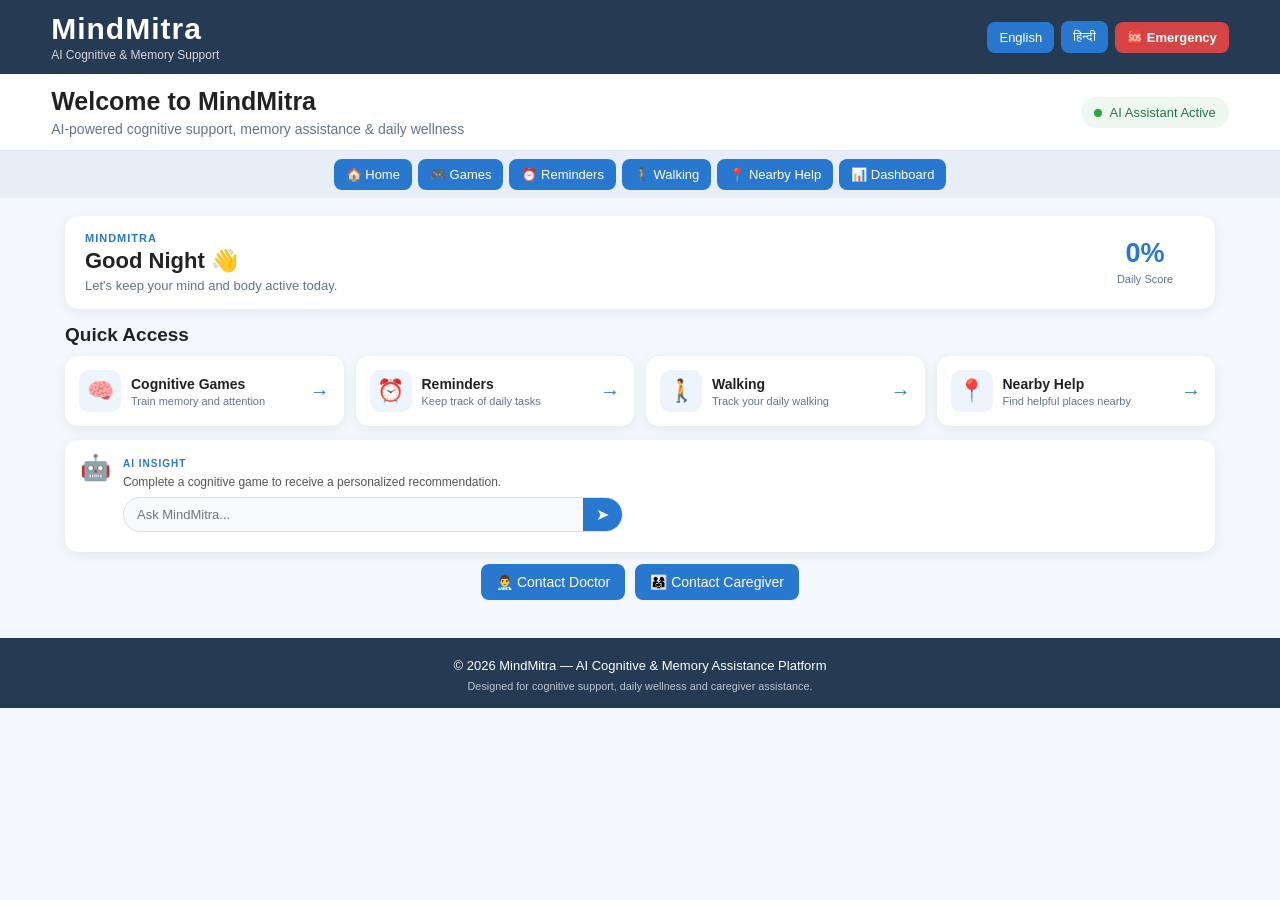
<file: index.html>
<!DOCTYPE html>
<html lang="en">

<head>
    <meta charset="UTF-8">
    <meta name="viewport" content="width=device-width, initial-scale=1.0">

    <title>MindMitra - Cognitive & Wellness Support</title>

    <link rel="stylesheet" href="style.css">
</head>

<body>

    <!-- =========================================
         HEADER
    ========================================== -->

    <header class="topbar">

        <div>
            <div class="brand-main">MindMitra</div>

            <div class="brand-subtitle">
                AI Cognitive & Memory Support
            </div>
        </div>


        <div class="top-actions">

            <button onclick="setLanguage('en')">
                English
            </button>

            <button onclick="setLanguage('hi')">
                हिन्दी
            </button>

            <button
                class="emergency-btn"
                onclick="emergencyHelp()">
                🆘 Emergency
            </button>

        </div>

    </header>



    <!-- =========================================
         HERO
    ========================================== -->

    <section class="hero">

        <div class="hero-content">

            <div>

                <h1 id="welcomeTitle">
                    Welcome to MindMitra
                </h1>

                <p id="welcomeText">
                    AI-powered cognitive support, memory assistance & daily wellness
                </p>

            </div>


            <div
                class="status-card"
                id="aiStatus">

                <span class="online-dot"></span>
                AI Assistant Active

            </div>

        </div>

    </section>



    <!-- =========================================
         NAVIGATION
    ========================================== -->

    <nav class="navigation">

        <button onclick="showSection('home')">
            🏠 Home
        </button>

        <button onclick="showSection('games')">
            🎮 Games
        </button>

        <button onclick="showSection('reminders')">
            ⏰ Reminders
        </button>

        <button onclick="showSection('fitness')">
            🚶 Walking
        </button>

        <button onclick="showSection('nearby')">
            📍 Nearby Help
        </button>

        <button onclick="showSection('dashboard')">
            📊 Dashboard
        </button>

    </nav>



    <!-- =========================================
         HOME SECTION
    ========================================== -->

    <main>

        <section
            id="home"
            class="section active">

            <div class="welcome-small">

                <div>

                    <div class="small-label">
                        MINDMITRA
                    </div>

                    <h2 id="homeGreeting">
                        Good Morning 👋
                    </h2>

                    <p id="homeDescription">
                        Let's keep your mind and body active today.
                    </p>

                </div>


                <div class="daily-score">

                    <strong id="homeScore">
                        0%
                    </strong>

                    <span>
                        Daily Score
                    </span>

                </div>

            </div>



            <!-- QUICK ACCESS -->

            <h2 class="section-title">
                Quick Access
            </h2>


            <div class="feature-grid">

                <div
                    class="feature-card"
                    onclick="showSection('games')">

                    <div class="feature-icon">
                        🧠
                    </div>

                    <div>

                        <h3>
                            Cognitive Games
                        </h3>

                        <p>
                            Train memory and attention
                        </p>

                    </div>

                    <div class="arrow">
                        →
                    </div>

                </div>



                <div
                    class="feature-card"
                    onclick="showSection('reminders')">

                    <div class="feature-icon">
                        ⏰
                    </div>

                    <div>

                        <h3>
                            Reminders
                        </h3>

                        <p>
                            Keep track of daily tasks
                        </p>

                    </div>

                    <div class="arrow">
                        →
                    </div>

                </div>



                <div
                    class="feature-card"
                    onclick="showSection('fitness')">

                    <div class="feature-icon">
                        🚶
                    </div>

                    <div>

                        <h3>
                            Walking
                        </h3>

                        <p>
                            Track your daily walking
                        </p>

                    </div>

                    <div class="arrow">
                        →
                    </div>

                </div>



                <div
                    class="feature-card"
                    onclick="showSection('nearby')">

                    <div class="feature-icon">
                        📍
                    </div>

                    <div>

                        <h3>
                            Nearby Help
                        </h3>

                        <p>
                            Find helpful places nearby
                        </p>

                    </div>

                    <div class="arrow">
                        →
                    </div>

                </div>

            </div>



            <!-- AI INSIGHT -->

            <div class="ai-insight">

                <div class="ai-icon">
                    🤖
                </div>


                <div class="ai-insight-content">

                    <span>
                        AI INSIGHT
                    </span>

                    <p id="aiHomeMessage">
                        Complete a cognitive game to receive a personalized recommendation.
                    </p>


                    <div class="ai-chat-mini">

                        <input
                            type="text"
                            id="aiQuestion"
                            placeholder="Ask MindMitra..."
                            onkeydown="if(event.key==='Enter') askMindMitra()"
                        >

                        <button onclick="askMindMitra()">
                            ➤
                        </button>

                    </div>


                    <div
                        class="ai-reply"
                        id="aiReply">
                    </div>

                </div>

            </div>



            <!-- CONTACT -->

            <div class="contact-row">

                <button onclick="contactDoctor()">
                    👨‍⚕️ Contact Doctor
                </button>

                <button onclick="contactCaregiver()">
                    👨‍👩‍👧 Contact Caregiver
                </button>

            </div>

        </section>



        <!-- =========================================
             GAMES SECTION
        ========================================== -->

        <section
            id="games"
            class="section">

            <div class="page-heading">

                <div>

                    <span>
                        COGNITIVE TRAINING
                    </span>

                    <h2>
                        🧠 Cognitive Games
                    </h2>

                    <p class="description">
                        Simple activities designed to exercise memory,
                        attention and thinking.
                    </p>

                </div>


                <div class="level-badge">

                    AI Level

                    <strong id="difficultyLevel">
                        1
                    </strong>

                </div>

            </div>



            <!-- DIFFICULTY -->

            <div class="difficulty-panel">

                <strong id="difficultyTitle">
                    Current Level
                </strong>

                <p id="difficultyDescription">
                    Starting with gentle cognitive exercises.
                </p>


                <div class="level-progress">

                    <div id="levelProgress"></div>

                </div>

            </div>



            <!-- GAME CARDS -->

            <div class="game-grid">

                <div class="game-card">

                    <span>🃏</span>

                    <strong>
                        Memory Cards
                    </strong>

                    <small>
                        Remember objects
                    </small>

                    <button onclick="memoryGame()">
                        Start
                    </button>

                </div>



                <div class="game-card">

                    <span>🎨</span>

                    <strong>
                        Color Memory
                    </strong>

                    <small>
                        Remember colors
                    </small>

                    <button onclick="colorGame()">
                        Start
                    </button>

                </div>



                <div class="game-card">

                    <span>🔢</span>

                    <strong>
                        Number Sequence
                    </strong>

                    <small>
                        Find missing number
                    </small>

                    <button onclick="numberGame()">
                        Start
                    </button>

                </div>



                <div class="game-card">

                    <span>🖼️</span>

                    <strong>
                        Picture Recognition
                    </strong>

                    <small>
                        Identify objects
                    </small>

                    <button onclick="pictureGame()">
                        Start
                    </button>

                </div>



                <div class="game-card">

                    <span>👀</span>

                    <strong>
                        Attention Test
                    </strong>

                    <small>
                        Find the difference
                    </small>

                    <button onclick="attentionGame()">
                        Start
                    </button>

                </div>



                <div class="game-card">

                    <span>🧩</span>

                    <strong>
                        Complete Pattern
                    </strong>

                    <small>
                        Find what comes next
                    </small>

                    <button onclick="patternGame()">
                        Start
                    </button>

                </div>

            </div>



            <!-- GAME AREA -->

            <div
                class="game-area"
                id="gameArea">

                <h2>
                    🧠 Choose a Game
                </h2>

                <p>
                    Select one of the activities above to begin.
                </p>

            </div>

        </section>



        <!-- =========================================
             REMINDERS SECTION
        ========================================== -->

        <section
            id="reminders"
            class="section">

            <div class="page-heading">

                <div>

                    <span>
                        DAILY SUPPORT
                    </span>

                    <h2>
                        ⏰ Reminders
                    </h2>

                    <p class="description">
                        Keep track of important daily activities.
                    </p>

                </div>

            </div>



            <div class="reminder-grid">


                <div class="reminder-card">

                    <div class="reminder-icon">
                        💊
                    </div>

                    <div>

                        <h3>
                            Medicine
                        </h3>

                        <p>
                            Take your scheduled medicine.
                        </p>

                    </div>

                    <button onclick="completeReminder(this)">
                        Done
                    </button>

                </div>



                <div class="reminder-card">

                    <div class="reminder-icon">
                        💧
                    </div>

                    <div>

                        <h3>
                            Drink Water
                        </h3>

                        <p>
                            Remember to stay hydrated.
                        </p>

                    </div>

                    <button onclick="completeReminder(this)">
                        Done
                    </button>

                </div>



                <div class="reminder-card">

                    <div class="reminder-icon">
                        🍽️
                    </div>

                    <div>

                        <h3>
                            Meal
                        </h3>

                        <p>
                            Remember your scheduled meal.
                        </p>

                    </div>

                    <button onclick="completeReminder(this)">
                        Done
                    </button>

                </div>



                <div class="reminder-card">

                    <div class="reminder-icon">
                        🚶
                    </div>

                    <div>

                        <h3>
                            Walking
                        </h3>

                        <p>
                            Take some time for a gentle walk.
                        </p>

                    </div>

                    <button onclick="completeReminder(this)">
                        Done
                    </button>

                </div>



                <div class="reminder-card">

                    <div class="reminder-icon">
                        🧘
                    </div>

                    <div>

                        <h3>
                            Relaxation
                        </h3>

                        <p>
                            Take a short break and relax.
                        </p>

                    </div>

                    <button onclick="completeReminder(this)">
                        Done
                    </button>

                </div>

            </div>



            <div class="performance-box">

                <div class="performance-line">

                    <strong>
                        Completed Reminders
                    </strong>

                    <strong id="reminderDone">
                        0
                    </strong>

                </div>

            </div>

        </section>



        <!-- =========================================
             FITNESS / WALKING SECTION
        ========================================== -->

        <section
            id="fitness"
            class="section">

            <div class="page-heading">

                <div>

                    <span>
                        DAILY WELLNESS
                    </span>

                    <h2>
                        🚶 Walking Tracker
                    </h2>

                    <p class="description">
                        Track your walking distance using GPS.
                    </p>

                </div>

            </div>



            <div class="fitness-grid">


                <div class="fitness-main">

                    <div class="fitness-header">

                        <div>

                            <h2>
                                Today's Activity
                            </h2>

                            <p id="locationStatus">
                                📍 Walking tracker is ready.
                            </p>

                        </div>

                    </div>



                    <div class="fitness-stats">

                        <div>

                            <strong id="distance">
                                0.00
                            </strong>

                            <small>
                                Kilometers
                            </small>

                        </div>


                        <div>

                            <strong id="steps">
                                0
                            </strong>

                            <small>
                                Estimated Steps
                            </small>

                        </div>

                    </div>



                    <div class="progress-bar">

                        <div
                            id="walkingProgress">
                        </div>

                    </div>


                    <br>


                    <button onclick="startWalking()">
                        ▶ Start Walking
                    </button>

                    <button
                        class="secondary"
                        onclick="stopWalking()">
                        ⏹ Stop
                    </button>

                </div>



                <div class="fitness-side">

                    <h3>
                        🌿 Walking Tips
                    </h3>

                    <div class="tip">
                        Walk at a comfortable pace.
                    </div>

                    <div class="tip">
                        Stay hydrated.
                    </div>

                    <div class="tip">
                        Choose a safe walking area.
                    </div>

                    <div class="tip">
                        Take breaks when needed.
                    </div>

                </div>

            </div>

        </section>



        <!-- =========================================
             NEARBY HELP SECTION
        ========================================== -->

        <section
            id="nearby"
            class="section">

            <div class="page-heading">

                <div>

                    <span>
                        LOCATION SUPPORT
                    </span>

                    <h2>
                        📍 Nearby Help
                    </h2>

                    <p class="description">
                        Find useful services around your current location.
                    </p>

                </div>

            </div>



            <div class="place-grid">

                <button onclick="findNearby('ATM')">
                    🏧
                    <span>ATM</span>
                </button>

                <button onclick="findNearby('Petrol Pump')">
                    ⛽
                    <span>Petrol Pump</span>
                </button>

                <button onclick="findNearby('Hospital')">
                    🏥
                    <span>Hospital</span>
                </button>

                <button onclick="findNearby('Pharmacy')">
                    💊
                    <span>Pharmacy</span>
                </button>

                <button onclick="findNearby('Police Station')">
                    👮
                    <span>Police Station</span>
                </button>

                <button onclick="findNearby('Restaurant')">
                    🍽️
                    <span>Restaurant</span>
                </button>

            </div>



            <div
                class="map-box"
                id="mapResult">

                <div class="map-icon">
                    🗺️
                </div>

                <h3>
                    Nearby Services
                </h3>

                <p>
                    Select a category above to search nearby.
                </p>

            </div>



            <div class="travel-note">

                <strong>
                    📌 Location Note
                </strong>

                <p>
                    MindMitra uses your browser location
                    permission for nearby assistance.
                </p>

            </div>

        </section>



        <!-- =========================================
             DASHBOARD SECTION
        ========================================== -->

        <section
            id="dashboard"
            class="section">

            <div class="page-heading">

                <div>

                    <span>
                        PROGRESS
                    </span>

                    <h2>
                        📊 My Dashboard
                    </h2>

                    <p class="description">
                        View your cognitive and daily wellness progress.
                    </p>

                </div>

            </div>



            <div class="dashboard-grid">


                <div class="dashboard-card">

                    <span>
                        🎮
                    </span>

                    <small>
                        Games Completed
                    </small>

                    <strong id="dashboardGames">
                        0
                    </strong>

                </div>



                <div class="dashboard-card">

                    <span>
                        🏆
                    </span>

                    <small>
                        Average Score
                    </small>

                    <strong id="dashboardScore">
                        0%
                    </strong>

                </div>



                <div class="dashboard-card">

                    <span>
                        🧠
                    </span>

                    <small>
                        Memory Status
                    </small>

                    <strong id="memoryStatus">
                        —
                    </strong>

                </div>



                <div class="dashboard-card">

                    <span>
                        📈
                    </span>

                    <small>
                        AI Difficulty
                    </small>

                    <strong id="dashboardLevel">
                        Level 1
                    </strong>

                </div>

            </div>



            <div class="performance-box">

                <h3>
                    📋 Performance Summary
                </h3>


                <div class="performance-line">

                    <span>
                        Games Completed
                    </span>

                    <strong id="dashboardGames2">
                        0
                    </strong>

                </div>


                <div class="performance-line">

                    <span>
                        Average Score
                    </span>

                    <strong id="dashboardScore2">
                        0%
                    </strong>

                </div>


                <div class="performance-line">

                    <span>
                        Walking Distance
                    </span>

                    <strong id="dashboardWalk">
                        0.00 km
                    </strong>

                </div>


                <div class="performance-line">

                    <span>
                        Reminders Completed
                    </span>

                    <strong id="dashboardReminders">
                        0/5
                    </strong>

                </div>


                <div class="performance-line">

                    <span>
                        AI Difficulty Level
                    </span>

                    <strong id="dashboardLevel2">
                        Level 1
                    </strong>

                </div>


                <div class="performance-line">

                    <span>
                        AI Recommendation
                    </span>

                    <strong id="dashboardRecommendation">
                        Complete a cognitive game to receive a personalized recommendation.
                    </strong>

                </div>

            </div>



            <!-- DOCTOR / CAREGIVER -->

            <div class="doctor-box">

                <div>

                    <h3>
                        👨‍⚕️ Support Team
                    </h3>

                    <p>
                        Connect with your doctor or caregiver when needed.
                    </p>

                </div>


                <div>

                    <button onclick="contactDoctor()">
                        Doctor
                    </button>

                    <button onclick="contactCaregiver()">
                        Caregiver
                    </button>

                </div>

            </div>



            <div class="user-badge">

                👤 MindMitra User

            </div>

        </section>

    </main>



    <!-- =========================================
         FOOTER
    ========================================== -->

    <footer>

        <p>
            © 2026 MindMitra — AI Cognitive & Memory Assistance Platform
        </p>

        <small>
            Designed for cognitive support, daily wellness and caregiver assistance.
        </small>

    </footer>



    <!-- =========================================
         JAVASCRIPT
    ========================================== -->

    <script src="script.js"></script>

</body>

</html>
</file>
<file: style.css>
/* =====================================
   MINDMITRA - MAIN STYLE
===================================== */

* {
    box-sizing: border-box;
}

html,
body {
    margin: 0;
    padding: 0;
}

body {
    font-family: Arial, sans-serif;
    background: #f4f7fb;
    color: #222;
}


/* =====================================
   HEADER
===================================== */

.topbar {
    background: #243b53;
    color: white;
    padding: 12px 4%;
    display: flex;
    justify-content: space-between;
    align-items: center;
    gap: 20px;
}

.brand-main {
    font-size: 30px;
    font-weight: 800;
    letter-spacing: 1px;
}

.brand-subtitle {
    font-size: 12px;
    opacity: .8;
    margin-top: 2px;
}

.top-actions {
    display: flex;
    align-items: center;
    gap: 7px;
}

.top-actions button {
    padding: 8px 12px;
    font-size: 13px;
}


/* =====================================
   BUTTONS
===================================== */

button {
    border: none;
    border-radius: 8px;
    padding: 10px 15px;
    cursor: pointer;
    background: #2878d0;
    color: white;
    font-size: 14px;
    transition: .2s;
}

button:hover {
    opacity: .88;
    transform: translateY(-1px);
}

.emergency-btn {
    background: #d64545;
    font-weight: bold;
}


/* =====================================
   HERO
===================================== */

.hero {
    background: white;
    padding: 13px 4%;
    border-bottom: 1px solid #e2e8f0;
}

.hero-content {
    max-width: 1200px;
    margin: auto;
    display: flex;
    justify-content: space-between;
    align-items: center;
    gap: 20px;
}

.hero h1 {
    margin: 0;
    font-size: 25px;
}

.hero p {
    margin: 5px 0 0;
    color: #64748b;
    font-size: 14px;
}

.status-card {
    background: #eef8f1;
    color: #28734a;
    padding: 8px 13px;
    border-radius: 20px;
    font-size: 13px;
    white-space: nowrap;
}

.online-dot {
    display: inline-block;
    width: 8px;
    height: 8px;
    background: #28a745;
    border-radius: 50%;
    margin-right: 5px;
}


/* =====================================
   NAVIGATION
===================================== */

.navigation {
    display: flex;
    flex-wrap: wrap;
    justify-content: center;
    gap: 6px;
    padding: 8px;
    background: #e8eef5;
}

.navigation button {
    padding: 8px 12px;
    font-size: 13px;
}


/* =====================================
   SECTIONS
===================================== */

.section {
    display: none;
    max-width: 1200px;
    margin: auto;
    padding: 18px 25px;
}

.section.active {
    display: block;
}


/* =====================================
   HOME
===================================== */

.welcome-small {
    background: white;
    padding: 16px 20px;
    border-radius: 14px;
    box-shadow: 0 3px 12px rgba(0,0,0,.07);
    display: flex;
    justify-content: space-between;
    align-items: center;
    margin-bottom: 15px;
}

.small-label {
    font-size: 11px;
    color: #2878d0;
    font-weight: bold;
    letter-spacing: 1px;
}

.welcome-small h2 {
    margin: 4px 0;
    font-size: 22px;
}

.welcome-small p {
    margin: 0;
    color: #64748b;
    font-size: 13px;
}

.daily-score {
    text-align: center;
    min-width: 100px;
}

.daily-score strong {
    display: block;
    font-size: 27px;
    color: #2878d0;
}

.daily-score span {
    font-size: 11px;
    color: #64748b;
}


/* =====================================
   QUICK ACCESS
===================================== */

.section-title {
    margin: 12px 0 10px;
    font-size: 19px;
}

.feature-grid {
    display: grid;
    grid-template-columns: repeat(4,1fr);
    gap: 12px;
}

.feature-card {
    background: white;
    border-radius: 13px;
    padding: 14px;
    display: flex;
    align-items: center;
    gap: 10px;
    cursor: pointer;
    box-shadow: 0 3px 12px rgba(0,0,0,.07);
    transition: .2s;
}

.feature-card:hover {
    transform: translateY(-2px);
}

.feature-icon {
    width: 42px;
    height: 42px;
    display: flex;
    align-items: center;
    justify-content: center;
    background: #eef4fb;
    border-radius: 10px;
    font-size: 22px;
}

.feature-card h3 {
    margin: 0 0 3px;
    font-size: 14px;
}

.feature-card p {
    margin: 0;
    color: #64748b;
    font-size: 11px;
}

.arrow {
    margin-left: auto;
    font-size: 20px;
    color: #2878d0;
}


/* =====================================
   AI
===================================== */

.ai-insight {
    margin-top: 14px;
    background: white;
    border-radius: 13px;
    padding: 13px 15px;
    display: flex;
    align-items: flex-start;
    gap: 12px;
    box-shadow: 0 3px 12px rgba(0,0,0,.07);
}

.ai-icon {
    font-size: 25px;
}

.ai-insight-content {
    flex: 1;
}

.ai-insight-content > span {
    font-size: 10px;
    color: #2878d0;
    font-weight: bold;
    letter-spacing: 1px;
}

.ai-insight-content p {
    margin: 4px 0 8px;
    font-size: 12px;
    color: #555;
}

.ai-chat-mini {
    display: flex;
    max-width: 500px;
    border: 1px solid #d8e0e8;
    border-radius: 20px;
    overflow: hidden;
    background: #f8fafc;
}

.ai-chat-mini input {
    flex: 1;
    border: none;
    outline: none;
    padding: 9px 13px;
    background: transparent;
    font-size: 13px;
}

.ai-chat-mini button {
    border-radius: 0;
    padding: 7px 13px;
    font-size: 16px;
}

.ai-reply {
    margin-top: 7px;
    font-size: 12px;
    color: #444;
}


/* =====================================
   CONTACT
===================================== */

.contact-row {
    display: flex;
    justify-content: center;
    gap: 10px;
    margin-top: 12px;
}


/* =====================================
   PAGE HEADINGS
===================================== */

.page-heading {
    display: flex;
    justify-content: space-between;
    align-items: center;
    margin-bottom: 12px;
}

.page-heading span {
    font-size: 11px;
    color: #2878d0;
    font-weight: bold;
    letter-spacing: 1px;
}

.page-heading h2 {
    margin: 4px 0 0;
}

.description {
    color: #64748b;
}


/* =====================================
   DIFFICULTY
===================================== */

.level-badge {
    background: #eaf3ff;
    color: #2878d0;
    padding: 10px 15px;
    border-radius: 12px;
    text-align: center;
    font-size: 12px;
}

.level-badge strong {
    display: block;
    font-size: 25px;
    margin-top: 2px;
}

.difficulty-panel {
    background: white;
    padding: 15px 18px;
    border-radius: 13px;
    margin: 12px 0;
    box-shadow: 0 3px 12px rgba(0,0,0,.07);
}

.difficulty-panel strong {
    font-size: 16px;
}

.difficulty-panel p {
    margin: 5px 0 12px;
    color: #64748b;
    font-size: 13px;
}

.level-progress {
    width: 100%;
    height: 10px;
    background: #e5e7eb;
    border-radius: 10px;
    overflow: hidden;
}

#levelProgress {
    height: 100%;
    width: 20%;
    background: #2878d0;
    transition: width .4s;
}


/* =====================================
   GAMES
===================================== */

.game-grid {
    display: grid;
    grid-template-columns: repeat(auto-fit,minmax(170px,1fr));
    gap: 12px;
}

.game-card {
    background: white;
    color: #222;
    border-radius: 13px;
    padding: 18px;
    display: flex;
    flex-direction: column;
    align-items: center;
    gap: 7px;
    box-shadow: 0 3px 12px rgba(0,0,0,.07);
}

.game-card span {
    font-size: 32px;
}

.game-card strong {
    font-size: 14px;
}

.game-card small {
    color: #64748b;
}

.game-area {
    min-height: 220px;
    margin-top: 15px;
    background: white;
    padding: 25px;
    border-radius: 15px;
    text-align: center;
    box-shadow: 0 3px 12px rgba(0,0,0,.06);
}

.sequence-box {
    font-size: 40px;
    padding: 20px;
    margin: 15px auto;
    background: #f1f5f9;
    border-radius: 15px;
    letter-spacing: 8px;
    max-width: 700px;
}

.game-options {
    display: flex;
    justify-content: center;
    flex-wrap: wrap;
    gap: 10px;
    margin-top: 18px;
}

.game-options button {
    min-width: 110px;
}

.pattern-choice {
    font-size: 25px;
    min-width: 120px;
}

.game-timer {
    font-size: 18px;
    font-weight: bold;
    margin: 10px;
}


/* =====================================
   REMINDERS
===================================== */

.reminder-grid {
    display: grid;
    grid-template-columns: repeat(auto-fit,minmax(230px,1fr));
    gap: 13px;
}

.reminder-card {
    background: white;
    padding: 15px;
    border-radius: 13px;
    display: flex;
    align-items: center;
    gap: 12px;
    box-shadow: 0 3px 12px rgba(0,0,0,.07);
}

.reminder-icon {
    font-size: 27px;
}

.reminder-card h3 {
    margin: 0 0 4px;
}

.reminder-card p {
    margin: 0;
    color: #64748b;
    font-size: 13px;
}

.reminder-card button {
    margin-left: auto;
}


/* =====================================
   FITNESS
===================================== */

.fitness-grid {
    display: grid;
    grid-template-columns: 2fr 1fr;
    gap: 15px;
}

.fitness-main,
.fitness-side {
    background: white;
    padding: 20px;
    border-radius: 15px;
    box-shadow: 0 3px 12px rgba(0,0,0,.07);
}

.fitness-header {
    display: flex;
    justify-content: space-between;
}

.fitness-stats {
    display: flex;
    justify-content: space-around;
    text-align: center;
    margin: 22px 0;
}

.fitness-stats strong {
    display: block;
    font-size: 28px;
}

.fitness-stats small {
    color: #64748b;
}

.progress-bar {
    height: 10px;
    background: #e5e7eb;
    border-radius: 10px;
    overflow: hidden;
}

#walkingProgress {
    width: 0%;
    height: 100%;
    background: #2878d0;
}

.tip {
    padding: 11px;
    margin: 7px 0;
    background: #f4f7fb;
    border-radius: 8px;
}

.secondary {
    background: #64748b;
}


/* =====================================
   NEARBY
===================================== */

.place-grid {
    display: grid;
    grid-template-columns: repeat(6,1fr);
    gap: 10px;
    margin-bottom: 15px;
}

.place-grid button {
    display: flex;
    flex-direction: column;
    gap: 5px;
    align-items: center;
}

.map-box {
    min-height: 300px;
    background: #dce8f3;
    border-radius: 15px;
    text-align: center;
    padding: 60px 20px;
}

.map-icon {
    font-size: 40px;
}

.travel-note {
    margin-top: 12px;
    padding: 14px;
    background: white;
    border-radius: 10px;
}


/* =====================================
   DASHBOARD
===================================== */

.dashboard-grid {
    display: grid;
    grid-template-columns: repeat(4,1fr);
    gap: 13px;
}

.dashboard-card {
    background: white;
    padding: 17px;
    border-radius: 13px;
    text-align: center;
    box-shadow: 0 3px 12px rgba(0,0,0,.07);
}

.dashboard-card span {
    display: block;
    font-size: 25px;
}

.dashboard-card small {
    display: block;
    margin: 5px;
    color: #64748b;
}

.dashboard-card strong {
    font-size: 25px;
}

.performance-box,
.doctor-box {
    background: white;
    padding: 18px;
    border-radius: 13px;
    margin-top: 15px;
    box-shadow: 0 3px 12px rgba(0,0,0,.07);
}

.performance-line {
    display: flex;
    justify-content: space-between;
    gap: 20px;
    padding: 10px 0;
    border-bottom: 1px solid #edf0f3;
}

.doctor-box {
    display: flex;
    justify-content: space-between;
    align-items: center;
}

.user-badge {
    background: #eef4fb;
    padding: 9px 12px;
    border-radius: 10px;
}


/* =====================================
   FOOTER
===================================== */

footer {
    text-align: center;
    padding: 15px;
    background: #243b53;
    color: white;
    margin-top: 20px;
    font-size: 13px;
}

footer p {
    margin: 5px;
}

footer small {
    opacity: .7;
}


/* =====================================
   MOBILE
===================================== */

@media (max-width:900px) {

    .feature-grid {
        grid-template-columns: repeat(2,1fr);
    }

    .place-grid {
        grid-template-columns: repeat(3,1fr);
    }

    .dashboard-grid {
        grid-template-columns: repeat(2,1fr);
    }

    .fitness-grid {
        grid-template-columns: 1fr;
    }
}

@media (max-width:600px) {

    .topbar {
        flex-direction: column;
        align-items: flex-start;
    }

    .top-actions {
        width: 100%;
        flex-wrap: wrap;
    }

    .hero-content {
        flex-direction: column;
        align-items: flex-start;
    }

    .welcome-small {
        align-items: flex-start;
        gap: 10px;
    }

    .feature-grid {
        grid-template-columns: 1fr;
    }

    .place-grid {
        grid-template-columns: repeat(2,1fr);
    }

    .dashboard-grid {
        grid-template-columns: 1fr;
    }

    .contact-row {
        flex-direction: column;
    }

    .doctor-box {
        flex-direction: column;
        gap: 10px;
        align-items: flex-start;
    }

    .navigation button {
        flex: 1 1 30%;
    }

    .page-heading {
        align-items: flex-start;
        gap: 10px;
    }
}
</file>
